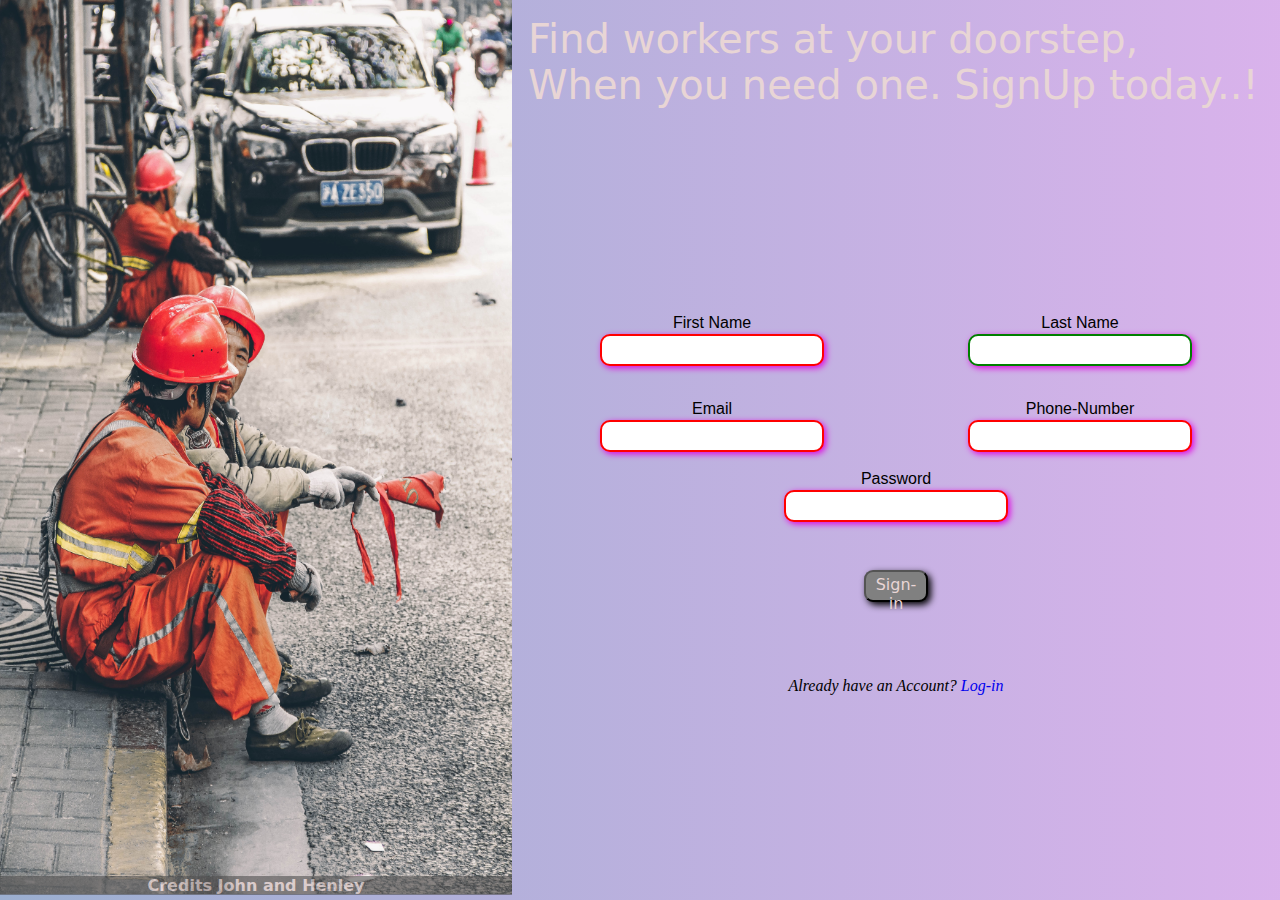
<file: index.htm>
<!DOCTYPE html>
<html lang="en">
<head>
    <meta charset="UTF-8">
    <meta name="viewport" content="width=device-width, initial-scale=1.0">
    <title>WorkIt</title>
    <link rel="stylesheet" href="style.css">
</head>
<body>
    
    <div class="homePage">
        <div class="imgLeft">
            <img src="assests/maud-beauregard-_YBhjmUmu64-unsplash.jpg" alt="worker.jpeg">
            <!-- <span>Get Work</span> -->
            <div>Credits John and Henley</div>
        </div>
        <div class="contentRight">
            <div class="captions">Find workers at your doorstep, When you need one. SignUp today..!</div>
            <div class="form">
                <form action="#" method="#">
                   <div class="nameField"> 
                   <div>
                    <label for="firstName"   >First Name</label>
                    <input type="text" required name="firstName" id="firstName"  >
                   </div>
                   <div>
                    <label for="lastName">Last Name</label>
                    <input type="text" name="lastName" id="lastName">
                   </div>
                </div>
                <div class="contact">
                   <div>
                    <label for="email">Email</label>
                    <input required type="email" name="email" id="email" pattern="^\w+[@][a-zA-z]+\.(com|co\.in)" title="please enter a valid email.">
                   </div>
                   <div>
                     <label for="phoneNumber">Phone-Number</label>
                    <input required type="text" name="phoneNumber" id="phoneNumber" pattern="\d{10,12}" title="Kindly enter a valid phone number." >
                   </div>
                </div>
                <div class="password">
                    <label for="password">Password</label>
                    <input required type="password" name="password" id="password" pattern="(.+){6,}" title="Please select a strong password! minimun lenght should be 6 Character">
                </div>
               
            <div class="button">
<button type="submit">Sign-in</button>

<div class="footer">Already have an Account? <a href="/redirect.html">Log-in</a></div>

            </div>
                </form>
            </div>
        </div>


    </div>
    
</body>
</html>
</file>
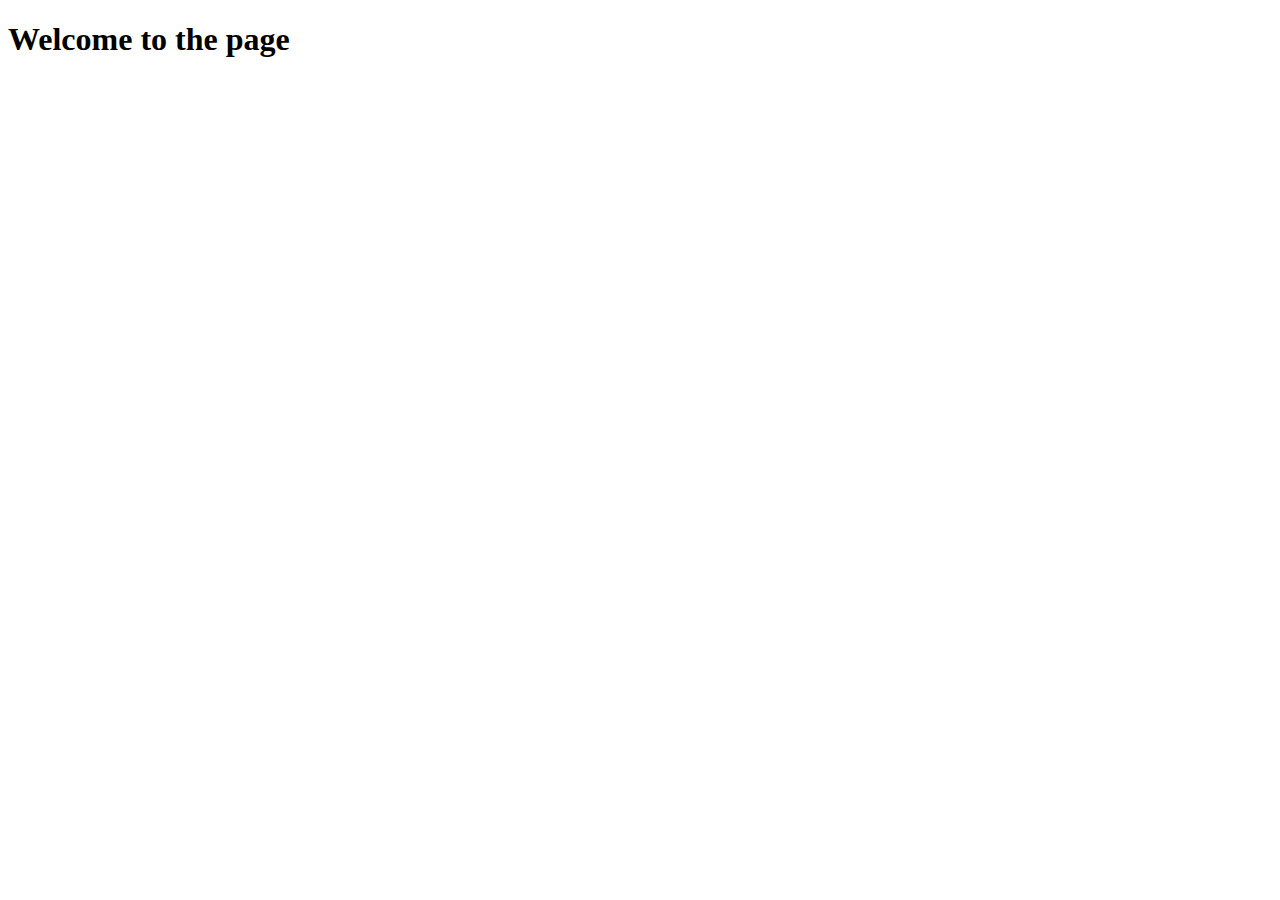
<file: redirect.html>
<!DOCTYPE html>
<html lang="en">
<head>
    <meta charset="UTF-8">
    <meta name="viewport" content="width=device-width, initial-scale=1.0">
    <title>Document</title>
</head>
<body>
    <h1>Welcome to the page</h1>
</body>
</html>
</file>
<file: style.css>
@import url('https://fonts.googleapis.com/css2?family=Rubik+Burned&display=swap');

*{
    margin: 0px;
    padding: 0px;
    box-sizing: border-box;
}
body{
    margin: 0px;
    padding: 0px;
    box-sizing: border-box;

}

:root{
    --text-color : rgb(232, 213, 213);
    --default-font : 'Lemon', system-ui;
}


.homePage{
    width: max(400px,100vw,100vw);
    height: max(200px,100vh,100vh);
    /* border: 2px solid red; */
    background: linear-gradient(90deg,rgb(155, 175, 208),rgba(132, 4, 191, 0.306));
    display: flex;
    flex-direction: row;
    justify-content:space-around
    
}

.imgLeft{
    /* border: 2px solid black; */
    height: 100%;
    width: 40%;
    position: relative;

}
.imgLeft>img{
    height: 99.3%;
    width: 100%;
    position: relative;

}
.imgLeft>span:nth-child(2){
position: absolute;
bottom: 10px;
left : 200px;
color : var(--text-color);
font-family: var(--default-font);
font-weight: bold;
background-color: rgb(81, 80, 80);
opacity: 0.6;
}
.imgLeft>div{
position: absolute;
width: 100%;
bottom: 5px;
color : var(--text-color);
font-family: var(--default-font);
font-weight: bold;
background-color: rgb(81, 80, 80);
opacity: 0.6;
text-align: center;
}

.contentRight{
    /* border: 2px solid blue; */
    height: 100%;
    width: 60%;
    display: flex;
justify-content: start;
align-items: center;
flex-direction: column;
}

.captions{
    /* border : 1px solid black; */
    /* width: 100px;
    height: 100px; */
    height: 20vh;
    width: 100%;
    font-family: var(--default-font);
    padding: 1rem;
    /* line-height: 2.7rem; */
    font-size: 2.5rem;
    color: var(--text-color);
}
.form{
    /* border : 1px solid black; */
    width: 100px;
    height: 100px;
    height: 70vh;
    width: 100%;
    display: flex;
    justify-content: center;
    text-align: center;
    flex-direction: column;
}
input{
    width: 14rem;
    height: 2rem;
    padding: 4px;
    border-radius: 10px;
    font-size: 18px;
    font-family: var(--default-font);
    box-shadow: 2px 2px 6px rgb(224, 2, 224);
}

input:invalid{
    border: 2px solid red;
}
input:valid{
    border: 2px solid green;
}

label{
    display: block;
    padding: 2px;
    font-family: 'Segoe UI', Tahoma, Geneva, Verdana, sans-serif;
    font-weight: 500;

    
}
.nameField{
    display: flex;
    justify-content: space-around;
    padding: 1rem;
    
    
}
.contact{
    display: flex;
    justify-content: space-around;
    padding: 1rem;
}
.button{
    margin-top: 3rem;
}
.button >button{
    width: 4rem;
    height: 2rem;
    font-size: 1rem;
    background-color: gray;
    cursor: pointer;
    border-radius: 9px;
    padding: 3px;
    color: var(--text-color);
    font-family: var(--default-font);
    box-shadow: 3px 3px 7px black;
}

.footer{
    margin-top: 4rem;
    font-style: italic;
    font-size: 16px;
}

.footer>a{
    text-decoration: none;

}
</file>
